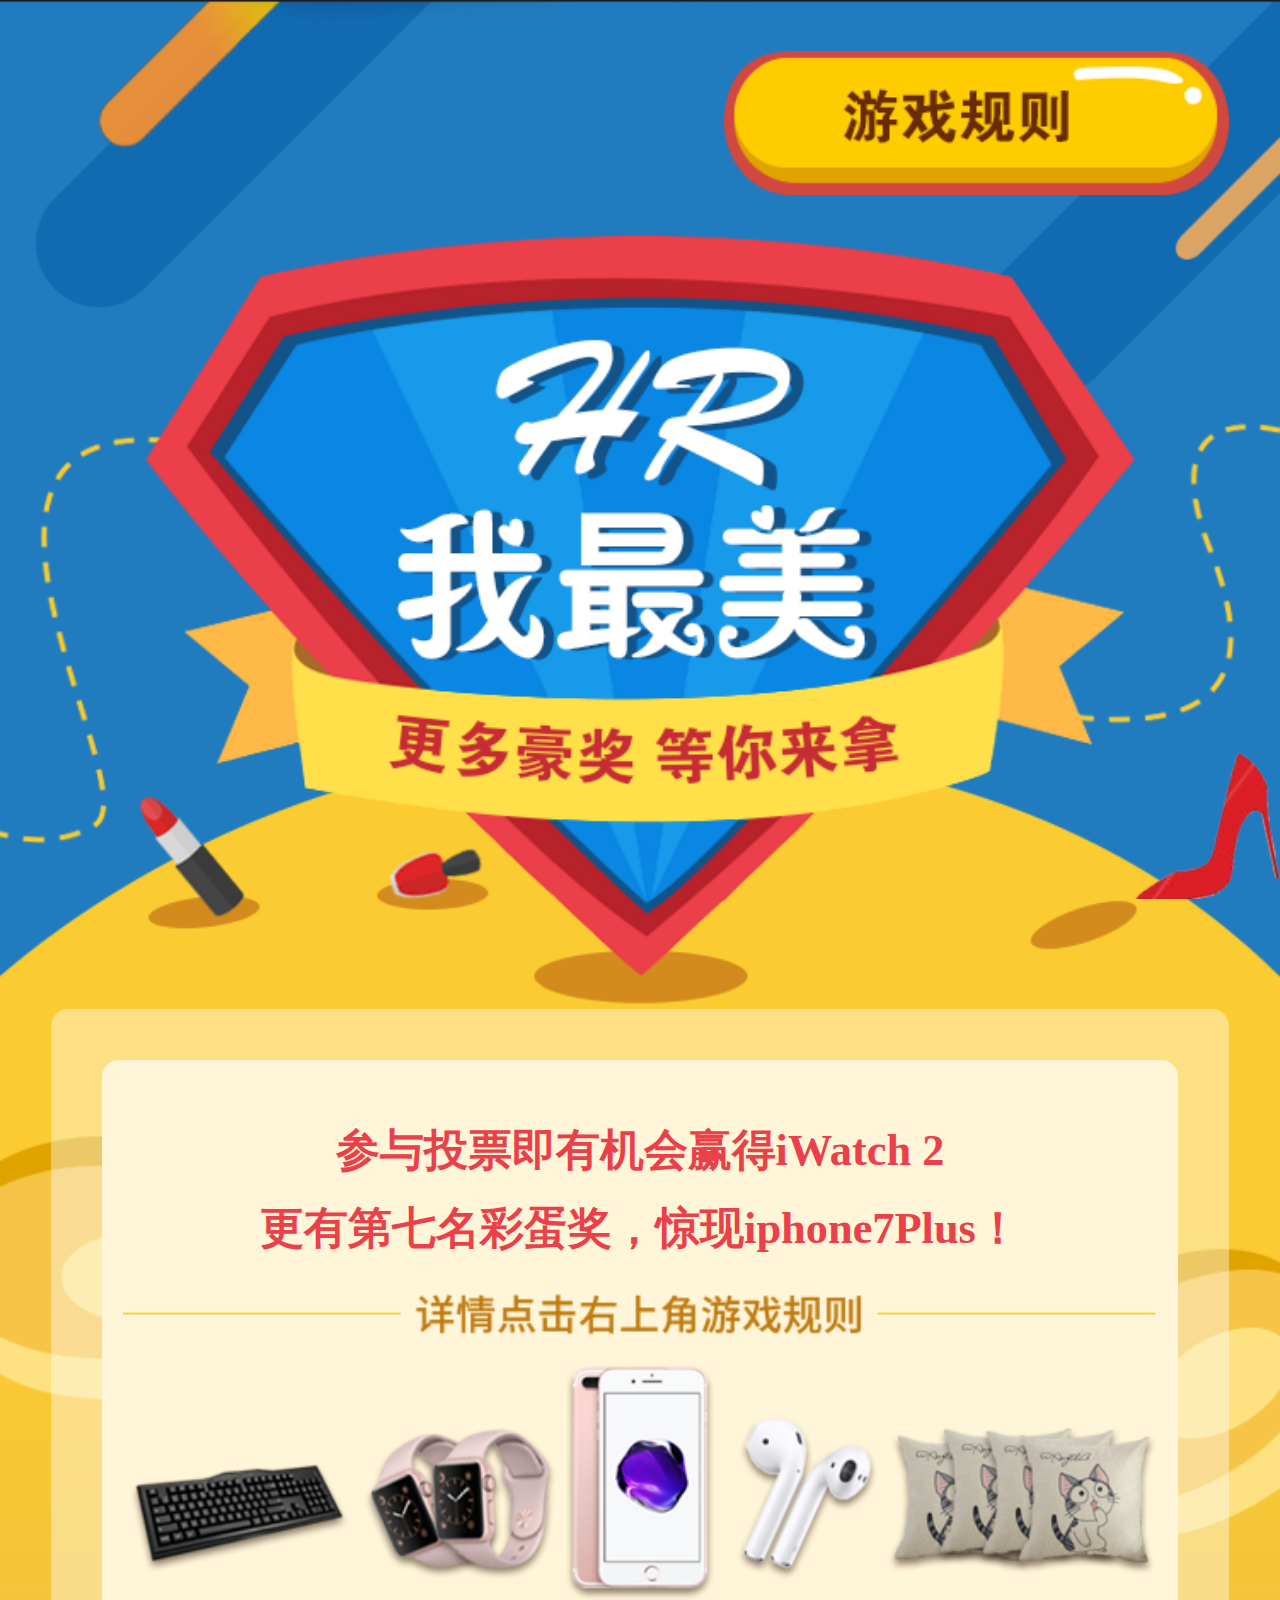
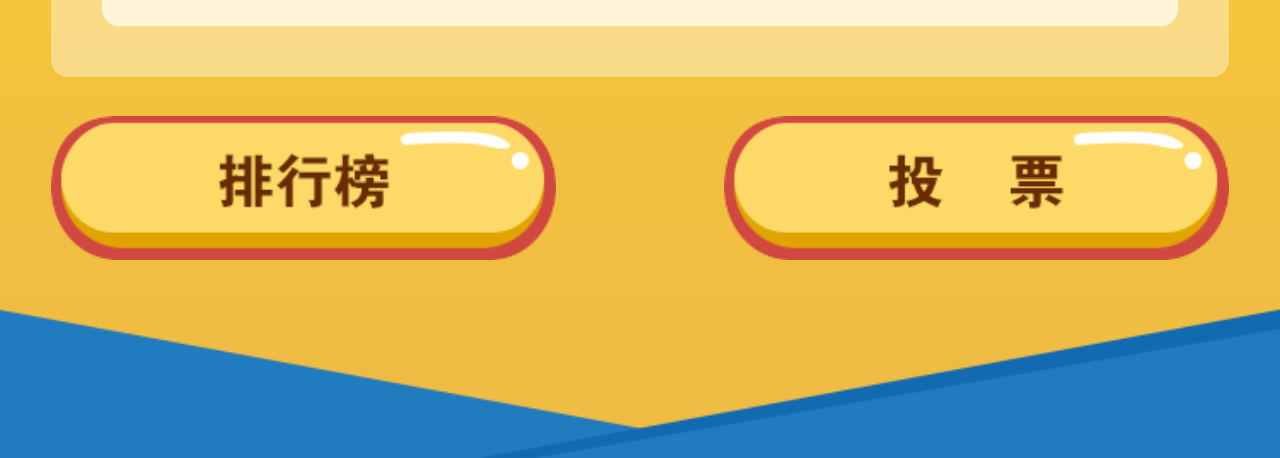
<file: BeautifulHR/Main/index.html>
<!DOCTYPE html>
<html>
<head>
    <meta charset="UTF-8">
    <title>HR我最美</title>
    <meta name="viewport"
          content="width=device-width, user-scalable=no, initial-scale=1.0, maximum-scale=1.0, minimum-scale=1.0">
    <link rel="stylesheet" href="css/index.css">
</head>
<body>
<div class="content">
    <div class="wrapper">
        <a class="rulesBtn"></a>
        <div class="diamond"></div>
        <div class="shoe"></div>
        <div class="banner">
            <div class="inner">
                <p>参与投票即有机会赢得iWatch 2</p>
                <p>更有第七名彩蛋奖，惊现iphone7Plus！</p>
                <div class="award">
                    <img src="img/index/award.png">
                </div>
            </div>
        </div>
        <div class="btns">
            <a href="rankList.html" class="rank"></a>
            <a href="userList.html" class="vote"></a>
        </div>
    </div>
</div>
<div class="game-rule">
    <div class="closeBtn"></div>
    <div class="rule-wrapper">
        <div class="rule-content">
            <p class="title">一、活动详细规则</p>
            <p>1、通过回答Java问题为您喜欢的HR投票，答题正确每次投3票，错误每次投1票，关注公众号后投票生效；</p>
            <p>2、每次只能选择一名HR进行投票；</p>
            <p>3、活动中，每一小时有一次投票机会；</p>
            <p>4、活动时间：2016年10月10日12:00 - 2016年10月15日12:00；</p>
            <p>5、本活动最终解释权归Java我最强公众号所有；</p>
            <p>6、活动结束的当日（10月17日）“Java我最强”公众号将公布获奖名单。</p>
            <p class="title">二、投票人如何获奖</p>
            <p>1、活动中期间，累计投出票数最高者直接获得“Java答题投票王”称号，同时获得新款iWatch2一块。（投票数相同者，投票次数优先者取胜）；</p>
            <p>2、活动期间，除累计投出票数最高者外，我们将根据投票数量分配中奖概率（即投票越多者中奖率越高），随机抽取1名幸运投票者获得Cherry机械键盘；（中奖概率=投票数量/总票数*100%）；</p>
            <p>3、如发现有恶意刷票及其他违反活动规则的行为，本平台有权取消其获奖资格。</p>
            <p class="title">三、最美HR如何获奖</p>
            <p>活动中将为被投票的HR设置3个奖项</p>
            <p>1、“最美HR”奖：所获票数排名第一位，将获得iWatch2一块，并获得精选Java工程师简历16份（每周为您推荐4份，持续4周）；</p>
            <p>2、“最靓HR”奖：所获票数排名第二位，将获得最新款Air Pod一个，并获得精选Java工程师简历12份（每周为您推荐3份，持续4周）；</p>
            <p>3、“最幸HR”奖：所获票数排名第七位，将获得iphone7 plus 64G手机一台，并获得java工程师简历20份（每周为您推荐5份，持续4周）；</p>
            <p>4、如票数相同，报名优先者排前。</p>
        </div>
    </div>
</div>
<script src="js/Zepto.min.js"></script>
<script>
    (function (desW) {
        var winW = document.documentElement.clientWidth;
        document.documentElement.style.fontSize = winW/desW * 100 + 'px';
    })(750);
    $('.rulesBtn').click(function () {
        $('.game-rule').css('display','block')
    });
    $('.closeBtn').click(function () {
        $('.game-rule').css('display','none')
    })
</script>
</body>
</html>
</file>
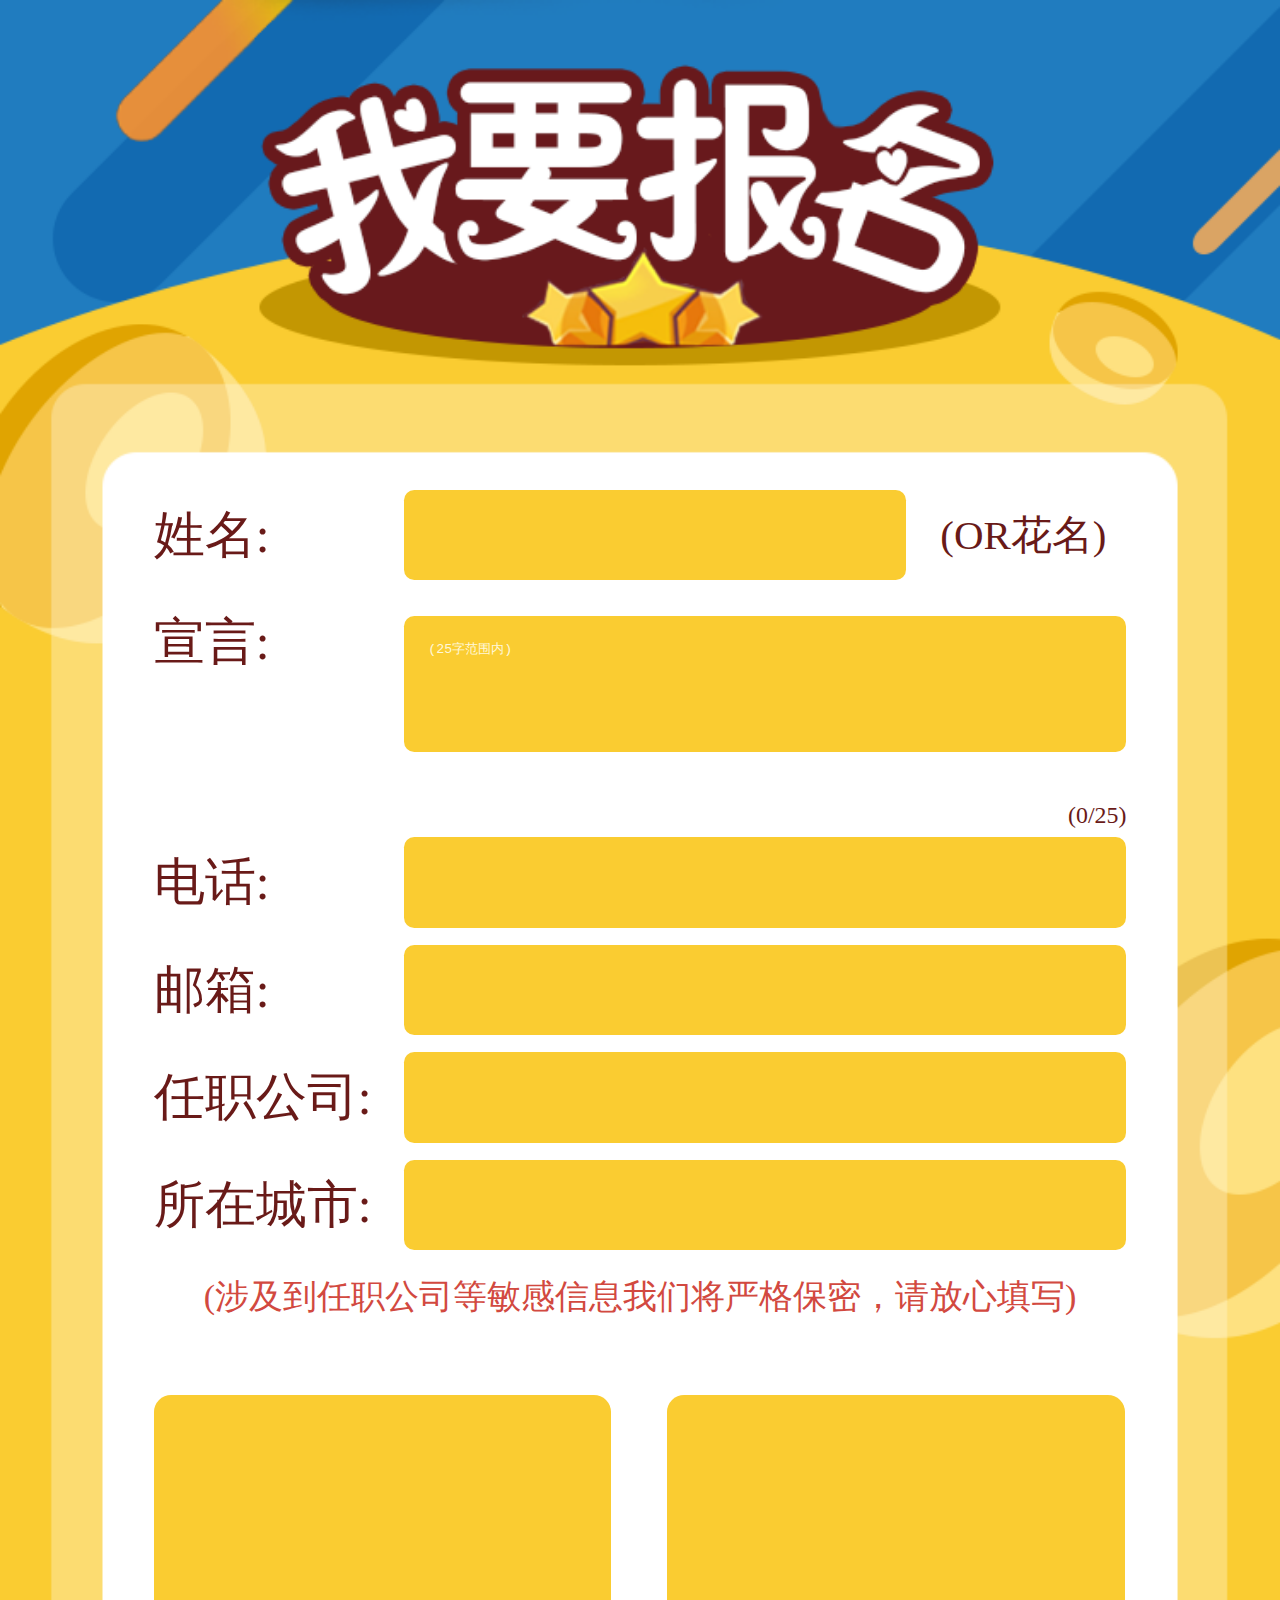
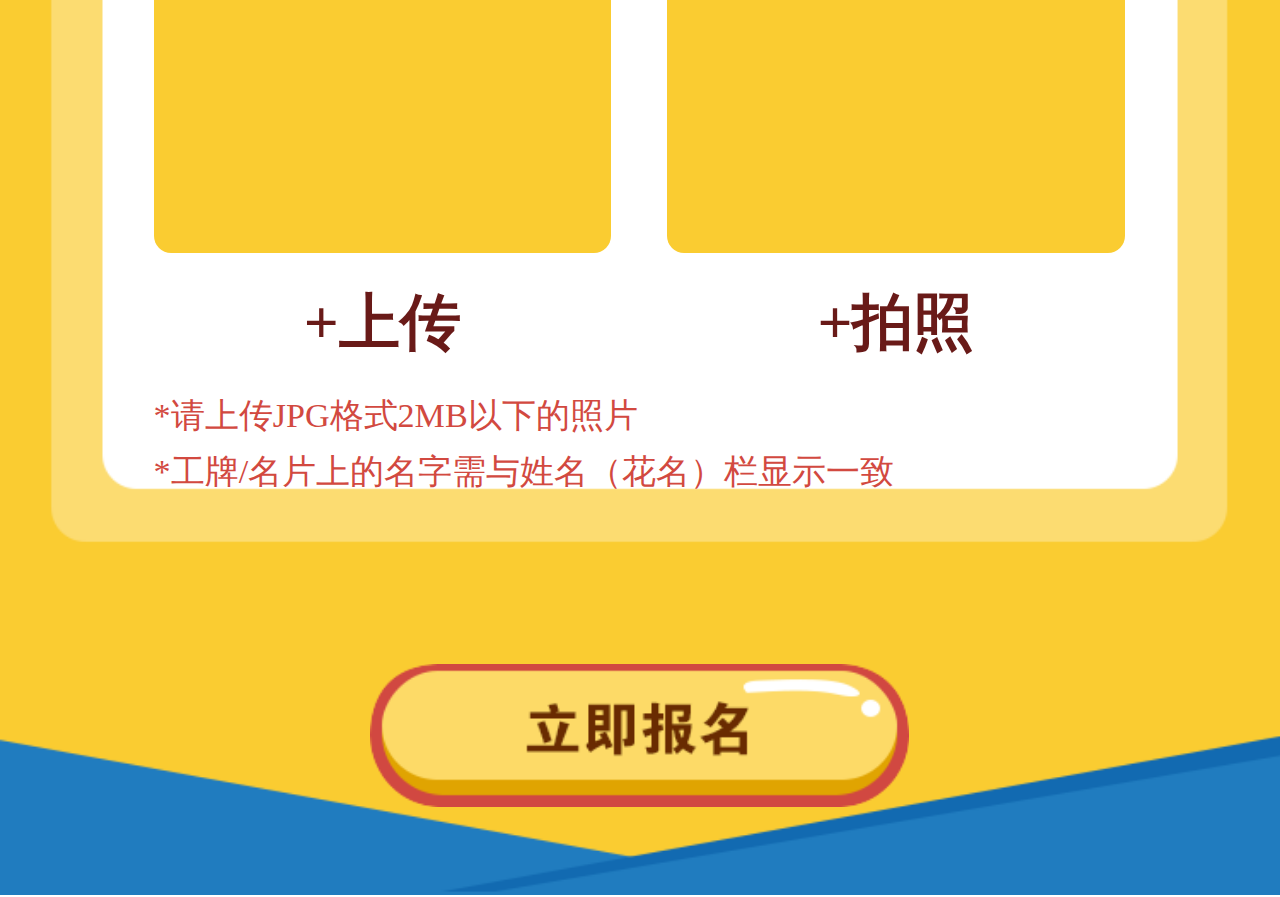
<file: BeautifulHR/SignUp/index.html>
<!DOCTYPE html>
<html lang="en">
<head>
    <meta charset="UTF-8">
    <title>HR我最美~</title>
    <meta name="viewport"
          content="width=device-width, user-scalable=no, initial-scale=1.0, maximum-scale=1.0, minimum-scale=1.0">
    <link rel="stylesheet" href="style.css">
</head>
<body>
<div class="content">
    <div class="wrapper">
        <form action="">
            <div class="item item-name">
                <label for="name">姓名:</label>
                <input type="text" id="name" maxlength="10">
                <span class="nicky">(OR花名)</span>
            </div>
            <div class="item item-declaration">
                <label for="declaration">宣言:</label>
                <textarea id="declaration" aria-multiline="true" maxlength="25" placeholder="(25字范围内)"></textarea>
                <span class="count">(0/25)</span>
                <span></span>
            </div>
            <div class="item item-tel">
                <label for="tel">电话:</label>
                <input type="tel" id="tel" maxlength="11">
            </div>
            <div class="item item-email">
                <label for="email">邮箱:</label>
                <input type="email" id="email" maxlength="50">
            </div>
            <div class="item item-company">
                <label for="company">任职公司:</label>
                <input type="text" id="company" maxlength="25">
            </div>
            <div class="item item-city">
                <label for="city">所在城市:</label>
                <input type="text" id="city" maxlength="10">
            </div>
            <div class="tips">
                <p>(涉及到任职公司等敏感信息我们将严格保密，请放心填写)</p>
            </div>
            <div class="pic-area">
                <div class="pic pic-1">
                    <div class="blk"></div>
                    <p>+上传</p>
                </div>
                <div class="pic pic-2">
                    <div class="blk"></div>
                    <p>+拍照</p>
                </div>
            </div>
            <div class="prompt">
                <p>*请上传JPG格式2MB以下的照片</p>
                <p>*工牌/名片上的名字需与姓名（花名）栏显示一致</p>
            </div>
            <div class="btn">
                <input type="submit" value="" id="btn">
            </div>
        </form>
    </div>
</div>
<script src="Zepto.min.js"></script>
<script>
    (function (desW) {
        var winW = document.documentElement.clientWidth;
        document.documentElement.style.fontSize = winW/desW * 100 + 'px';
    })(750);
    $('#declaration').on({
        'input propertychange':function () {
        var n = $(this).val().length;
        $('.count').html('('+ ( n ) +'/25)');
        },
        'blur':function () {
            if($(this).val().length>25|| !$(this).val().length){
                $('.wrapper').append('<div class="warn">请输入宣言</div>')
            }else{
                $('.warn').remove();
            }
        }
    });
    $('#btn').click(function () {
        $(this).css({'background':'url("img/btn-2.png")no-repeat','background-size':'100%'})
    });
    $('#name').on('blur',function () {
        if($(this).val().length>10|| !$(this).val().length){
            $('.wrapper').append('<div class="warn">请输入姓名</div>')
        }else{
            $('.warn').remove();
        }
    });
    $('#tel').on('blur',function () {
        if($(this).val().length>11|| !$(this).val().length){
            $('.wrapper').append('<div class="warn">请输入电话</div>')
        }else{
            $('.warn').remove();
        }
    });
    $('#email').on('blur',function () {
        var reg = /^[a-z0-9]+([._\\-]*[a-z0-9])*@([a-z0-9]+[-a-z0-9]*[a-z0-9]+.){1,63}[a-z0-9]+$/;
        if(!reg.test($(this).val())|| !$(this).val().length){
            $('.wrapper').append('<div class="warn">请输入正确的邮箱</div>')
        }else{
            $('.warn').remove();
        }
    });
    $('#company').on('blur',function () {
        if($(this).val().length>200|| !$(this).val().length){
            $('.wrapper').append('<div class="warn">请输入真实公司名</div>')
        }else{
            $('.warn').remove();
        }
    });
    if(nameFlag && declarationFlag && telFlag && emailFlag && companyFlag){
        $("#submit_btn").css("-webkit-appearance","none");
    }
</script>
</body>
</html>
</file>
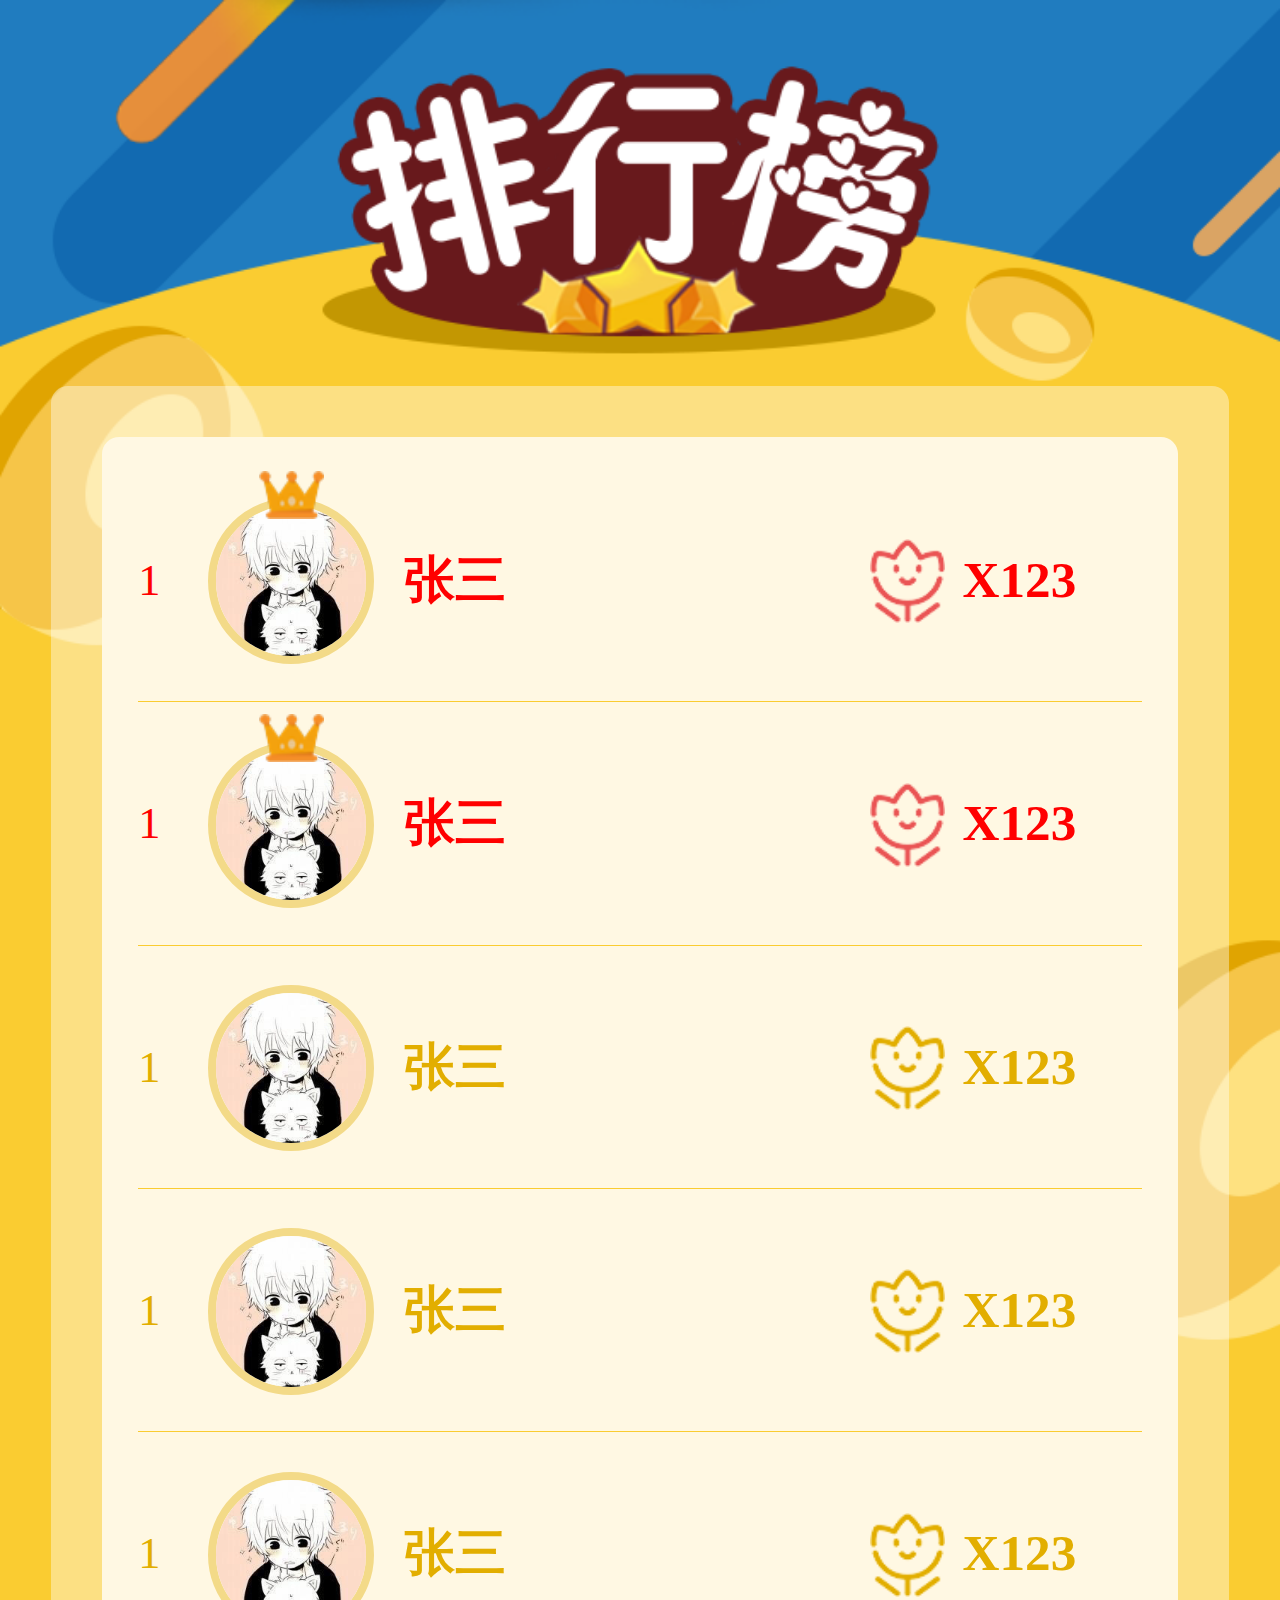
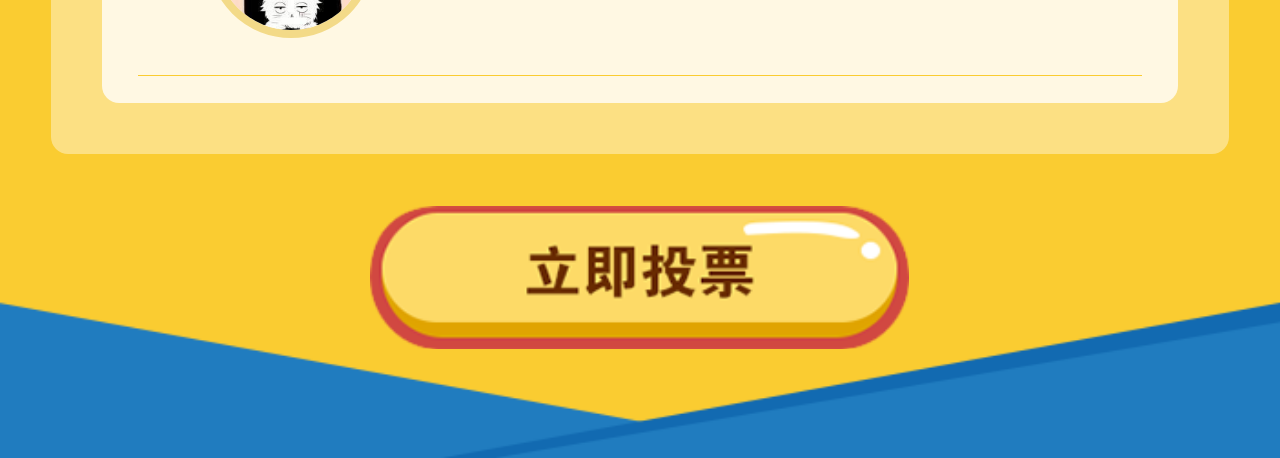
<file: BeautifulHR/Main/rankList.html>
<!DOCTYPE html>
<html lang="en">
<head>
    <meta charset="UTF-8">
    <title>排行榜</title>
    <meta name="viewport"
          content="width=device-width, user-scalable=no, initial-scale=1.0, maximum-scale=1.0, minimum-scale=1.0">
    <link rel="stylesheet" href="css/rankList.css">
</head>
<body>
<div class="main">
    <div class="wrapper">
        <div class="container">
            <div class="content">
                <ul>
                    <li>
                        <div class="index">1</div>
                        <div class="portrait">
                            <img src="img/rankList/fake-portrait.jpg">
                        </div>
                        <div class="username">张三</div>
                        <div class="flower-icon"></div>
                        <div class="count">X123</div>
                    </li>
                    <li>
                        <div class="index">1</div>
                        <div class="portrait">
                            <img src="img/rankList/fake-portrait.jpg">
                        </div>
                        <div class="username">张三</div>
                        <div class="flower-icon"></div>
                        <div class="count">X123</div>
                    </li>
                    <li>
                        <div class="index">1</div>
                        <div class="portrait">
                            <img src="img/rankList/fake-portrait.jpg">
                        </div>
                        <div class="username">张三</div>
                        <div class="flower-icon"></div>
                        <div class="count">X123</div>
                    </li>
                    <li>
                        <div class="index">1</div>
                        <div class="portrait">
                            <img src="img/rankList/fake-portrait.jpg">
                        </div>
                        <div class="username">张三</div>
                        <div class="flower-icon"></div>
                        <div class="count">X123</div>
                    </li>
                    <li>
                        <div class="index">1</div>
                        <div class="portrait">
                            <img src="img/rankList/fake-portrait.jpg">
                        </div>
                        <div class="username">张三</div>
                        <div class="flower-icon"></div>
                        <div class="count">X123</div>
                    </li>
                    <li>
                        <div class="index">1</div>
                        <div class="portrait">
                            <img src="img/rankList/fake-portrait.jpg">
                        </div>
                        <div class="username">张三</div>
                        <div class="flower-icon"></div>
                        <div class="count">X123</div>
                    </li>
                    <li>
                        <div class="index">1</div>
                        <div class="portrait">
                            <img src="img/rankList/fake-portrait.jpg">
                        </div>
                        <div class="username">张三</div>
                        <div class="flower-icon"></div>
                        <div class="count">X123</div>
                    </li>
                    <li>
                        <div class="index">1</div>
                        <div class="portrait">
                            <img src="img/rankList/fake-portrait.jpg">
                        </div>
                        <div class="username">张三</div>
                        <div class="flower-icon"></div>
                        <div class="count">X123</div>
                    </li>
                    <li>
                        <div class="index">1</div>
                        <div class="portrait">
                            <img src="img/rankList/fake-portrait.jpg">
                        </div>
                        <div class="username">张三</div>
                        <div class="flower-icon"></div>
                        <div class="count">X123</div>
                    </li>
                    <li>
                        <div class="index">1</div>
                        <div class="portrait">
                            <img src="img/rankList/fake-portrait.jpg">
                        </div>
                        <div class="username">张三</div>
                        <div class="flower-icon"></div>
                        <div class="count">X123</div>
                    </li>
                    <li>
                        <div class="index">1</div>
                        <div class="portrait">
                            <img src="img/rankList/fake-portrait.jpg">
                        </div>
                        <div class="username">张三</div>
                        <div class="flower-icon"></div>
                        <div class="count">X123</div>
                    </li>
                    <li>
                        <div class="index">1</div>
                        <div class="portrait">
                            <img src="img/rankList/fake-portrait.jpg">
                        </div>
                        <div class="username">张三</div>
                        <div class="flower-icon"></div>
                        <div class="count">X123</div>
                    </li>
                    <li>
                        <div class="index">1</div>
                        <div class="portrait">
                            <img src="img/rankList/fake-portrait.jpg">
                        </div>
                        <div class="username">张三</div>
                        <div class="flower-icon"></div>
                        <div class="count">X123</div>
                    </li>
                    <li>
                        <div class="index">1</div>
                        <div class="portrait">
                            <img src="img/rankList/fake-portrait.jpg">
                        </div>
                        <div class="username">张三</div>
                        <div class="flower-icon"></div>
                        <div class="count">X123</div>
                    </li>
                    <li>
                        <div class="index">1</div>
                        <div class="portrait">
                            <img src="img/rankList/fake-portrait.jpg">
                        </div>
                        <div class="username">张三</div>
                        <div class="flower-icon"></div>
                        <div class="count">X123</div>
                    </li>
                    <li>
                        <div class="index">1</div>
                        <div class="portrait">
                            <img src="img/rankList/fake-portrait.jpg">
                        </div>
                        <div class="username">张三</div>
                        <div class="flower-icon"></div>
                        <div class="count">X123</div>
                    </li>
                    <li>
                        <div class="index">1</div>
                        <div class="portrait">
                            <img src="img/rankList/fake-portrait.jpg">
                        </div>
                        <div class="username">张三</div>
                        <div class="flower-icon"></div>
                        <div class="count">X123</div>
                    </li>
                    <li>
                        <div class="index">1</div>
                        <div class="portrait">
                            <img src="img/rankList/fake-portrait.jpg">
                        </div>
                        <div class="username">张三</div>
                        <div class="flower-icon"></div>
                        <div class="count">X123</div>
                    </li>
                    <li>
                        <div class="index">1</div>
                        <div class="portrait">
                            <img src="img/rankList/fake-portrait.jpg">
                        </div>
                        <div class="username">张三</div>
                        <div class="flower-icon"></div>
                        <div class="count">X123</div>
                    </li>
                    <li>
                        <div class="index">1</div>
                        <div class="portrait">
                            <img src="img/rankList/fake-portrait.jpg">
                        </div>
                        <div class="username">张三</div>
                        <div class="flower-icon"></div>
                        <div class="count">X123</div>
                    </li>
                    <li>
                        <div class="index">1</div>
                        <div class="portrait">
                            <img src="img/rankList/fake-portrait.jpg">
                        </div>
                        <div class="username">张三</div>
                        <div class="flower-icon"></div>
                        <div class="count">X123</div>
                    </li>
                    <li>
                        <div class="index">1</div>
                        <div class="portrait">
                            <img src="img/rankList/fake-portrait.jpg">
                        </div>
                        <div class="username">张三</div>
                        <div class="flower-icon"></div>
                        <div class="count">X123</div>
                    </li>
                    <li>
                        <div class="index">1</div>
                        <div class="portrait">
                            <img src="img/rankList/fake-portrait.jpg">
                        </div>
                        <div class="username">张三</div>
                        <div class="flower-icon"></div>
                        <div class="count">X123</div>
                    </li>
                    <li>
                        <div class="index">1</div>
                        <div class="portrait">
                            <img src="img/rankList/fake-portrait.jpg">
                        </div>
                        <div class="username">张三</div>
                        <div class="flower-icon"></div>
                        <div class="count">X123</div>
                    </li>
                    <li>
                        <div class="index">1</div>
                        <div class="portrait">
                            <img src="img/rankList/fake-portrait.jpg">
                        </div>
                        <div class="username">张三</div>
                        <div class="flower-icon"></div>
                        <div class="count">X123</div>
                    </li>
                    <li>
                        <div class="index">1</div>
                        <div class="portrait">
                            <img src="img/rankList/fake-portrait.jpg">
                        </div>
                        <div class="username">张三</div>
                        <div class="flower-icon"></div>
                        <div class="count">X123</div>
                    </li>
                    <li>
                        <div class="index">1</div>
                        <div class="portrait">
                            <img src="img/rankList/fake-portrait.jpg">
                        </div>
                        <div class="username">张三</div>
                        <div class="flower-icon"></div>
                        <div class="count">X123</div>
                    </li>
                    <li>
                        <div class="index">1</div>
                        <div class="portrait">
                            <img src="img/rankList/fake-portrait.jpg">
                        </div>
                        <div class="username">张三</div>
                        <div class="flower-icon"></div>
                        <div class="count">X123</div>
                    </li>
                    <li>
                        <div class="index">1</div>
                        <div class="portrait">
                            <img src="img/rankList/fake-portrait.jpg">
                        </div>
                        <div class="username">张三</div>
                        <div class="flower-icon"></div>
                        <div class="count">X123</div>
                    </li>
                    <li>
                        <div class="index">1</div>
                        <div class="portrait">
                            <img src="img/rankList/fake-portrait.jpg">
                        </div>
                        <div class="username">张三</div>
                        <div class="flower-icon"></div>
                        <div class="count">X123</div>
                    </li>
                    <li>
                        <div class="index">1</div>
                        <div class="portrait">
                            <img src="img/rankList/fake-portrait.jpg">
                        </div>
                        <div class="username">张三</div>
                        <div class="flower-icon"></div>
                        <div class="count">X123</div>
                    </li>
                    <li>
                        <div class="index">1</div>
                        <div class="portrait">
                            <img src="img/rankList/fake-portrait.jpg">
                        </div>
                        <div class="username">张三</div>
                        <div class="flower-icon"></div>
                        <div class="count">X123</div>
                    </li>
                    <li>
                        <div class="index">1</div>
                        <div class="portrait">
                            <img src="img/rankList/fake-portrait.jpg">
                        </div>
                        <div class="username">张三</div>
                        <div class="flower-icon"></div>
                        <div class="count">X123</div>
                    </li>
                    <li>
                        <div class="index">1</div>
                        <div class="portrait">
                            <img src="img/rankList/fake-portrait.jpg">
                        </div>
                        <div class="username">张三</div>
                        <div class="flower-icon"></div>
                        <div class="count">X123</div>
                    </li>
                    <li>
                        <div class="index">1</div>
                        <div class="portrait">
                            <img src="img/rankList/fake-portrait.jpg">
                        </div>
                        <div class="username">张三</div>
                        <div class="flower-icon"></div>
                        <div class="count">X123</div>
                    </li>
                    <li>
                        <div class="index">1</div>
                        <div class="portrait">
                            <img src="img/rankList/fake-portrait.jpg">
                        </div>
                        <div class="username">张三</div>
                        <div class="flower-icon"></div>
                        <div class="count">X123</div>
                    </li>
                    <li>
                        <div class="index">1</div>
                        <div class="portrait">
                            <img src="img/rankList/fake-portrait.jpg">
                        </div>
                        <div class="username">张三</div>
                        <div class="flower-icon"></div>
                        <div class="count">X123</div>
                    </li>
                    <li>
                        <div class="index">1</div>
                        <div class="portrait">
                            <img src="img/rankList/fake-portrait.jpg">
                        </div>
                        <div class="username">张三</div>
                        <div class="flower-icon"></div>
                        <div class="count">X123</div>
                    </li>
                    <li>
                        <div class="index">1</div>
                        <div class="portrait">
                            <img src="img/rankList/fake-portrait.jpg">
                        </div>
                        <div class="username">张三</div>
                        <div class="flower-icon"></div>
                        <div class="count">X123</div>
                    </li>
                    <li>
                        <div class="index">1</div>
                        <div class="portrait">
                            <img src="img/rankList/fake-portrait.jpg">
                        </div>
                        <div class="username">张三</div>
                        <div class="flower-icon"></div>
                        <div class="count">X123</div>
                    </li>
                    <li>
                        <div class="index">1</div>
                        <div class="portrait">
                            <img src="img/rankList/fake-portrait.jpg">
                        </div>
                        <div class="username">张三</div>
                        <div class="flower-icon"></div>
                        <div class="count">X123</div>
                    </li>
                    <li>
                        <div class="index">1</div>
                        <div class="portrait">
                            <img src="img/rankList/fake-portrait.jpg">
                        </div>
                        <div class="username">张三</div>
                        <div class="flower-icon"></div>
                        <div class="count">X123</div>
                    </li>
                    <li>
                        <div class="index">1</div>
                        <div class="portrait">
                            <img src="img/rankList/fake-portrait.jpg">
                        </div>
                        <div class="username">张三</div>
                        <div class="flower-icon"></div>
                        <div class="count">X123</div>
                    </li>
                    <li>
                        <div class="index">1</div>
                        <div class="portrait">
                            <img src="img/rankList/fake-portrait.jpg">
                        </div>
                        <div class="username">张三</div>
                        <div class="flower-icon"></div>
                        <div class="count">X123</div>
                    </li>
                    <li>
                        <div class="index">1</div>
                        <div class="portrait">
                            <img src="img/rankList/fake-portrait.jpg">
                        </div>
                        <div class="username">张三</div>
                        <div class="flower-icon"></div>
                        <div class="count">X123</div>
                    </li>
                    <li>
                        <div class="index">1</div>
                        <div class="portrait">
                            <img src="img/rankList/fake-portrait.jpg">
                        </div>
                        <div class="username">张三</div>
                        <div class="flower-icon"></div>
                        <div class="count">X123</div>
                    </li>
                    <li>
                        <div class="index">1</div>
                        <div class="portrait">
                            <img src="img/rankList/fake-portrait.jpg">
                        </div>
                        <div class="username">张三</div>
                        <div class="flower-icon"></div>
                        <div class="count">X123</div>
                    </li>
                    <li>
                        <div class="index">1</div>
                        <div class="portrait">
                            <img src="img/rankList/fake-portrait.jpg">
                        </div>
                        <div class="username">张三</div>
                        <div class="flower-icon"></div>
                        <div class="count">X123</div>
                    </li>
                    <li>
                        <div class="index">1</div>
                        <div class="portrait">
                            <img src="img/rankList/fake-portrait.jpg">
                        </div>
                        <div class="username">张三</div>
                        <div class="flower-icon"></div>
                        <div class="count">X123</div>
                    </li>
                    <li>
                        <div class="index">1</div>
                        <div class="portrait">
                            <img src="img/rankList/fake-portrait.jpg">
                        </div>
                        <div class="username">张三</div>
                        <div class="flower-icon"></div>
                        <div class="count">X123</div>
                    </li>
                    <li>
                        <div class="index">1</div>
                        <div class="portrait">
                            <img src="img/rankList/fake-portrait.jpg">
                        </div>
                        <div class="username">张三</div>
                        <div class="flower-icon"></div>
                        <div class="count">X123</div>
                    </li>
                    <li>
                        <div class="index">1</div>
                        <div class="portrait">
                            <img src="img/rankList/fake-portrait.jpg">
                        </div>
                        <div class="username">张三</div>
                        <div class="flower-icon"></div>
                        <div class="count">X123</div>
                    </li>
                    <li>
                        <div class="index">1</div>
                        <div class="portrait">
                            <img src="img/rankList/fake-portrait.jpg">
                        </div>
                        <div class="username">张三</div>
                        <div class="flower-icon"></div>
                        <div class="count">X123</div>
                    </li>
                    <li>
                        <div class="index">1</div>
                        <div class="portrait">
                            <img src="img/rankList/fake-portrait.jpg">
                        </div>
                        <div class="username">张三</div>
                        <div class="flower-icon"></div>
                        <div class="count">X123</div>
                    </li>
                    <li>
                        <div class="index">1</div>
                        <div class="portrait">
                            <img src="img/rankList/fake-portrait.jpg">
                        </div>
                        <div class="username">张三</div>
                        <div class="flower-icon"></div>
                        <div class="count">X123</div>
                    </li>
                    <li>
                        <div class="index">1</div>
                        <div class="portrait">
                            <img src="img/rankList/fake-portrait.jpg">
                        </div>
                        <div class="username">张三</div>
                        <div class="flower-icon"></div>
                        <div class="count">X123</div>
                    </li>
                    <li>
                        <div class="index">1</div>
                        <div class="portrait">
                            <img src="img/rankList/fake-portrait.jpg">
                        </div>
                        <div class="username">张三</div>
                        <div class="flower-icon"></div>
                        <div class="count">X123</div>
                    </li>
                    <li>
                        <div class="index">1</div>
                        <div class="portrait">
                            <img src="img/rankList/fake-portrait.jpg">
                        </div>
                        <div class="username">张三</div>
                        <div class="flower-icon"></div>
                        <div class="count">X123</div>
                    </li>
                    <li>
                        <div class="index">1</div>
                        <div class="portrait">
                            <img src="img/rankList/fake-portrait.jpg">
                        </div>
                        <div class="username">张三</div>
                        <div class="flower-icon"></div>
                        <div class="count">X123</div>
                    </li>
                    <li>
                        <div class="index">1</div>
                        <div class="portrait">
                            <img src="img/rankList/fake-portrait.jpg">
                        </div>
                        <div class="username">张三</div>
                        <div class="flower-icon"></div>
                        <div class="count">X123</div>
                    </li>


                </ul>
            </div>
        </div>
        <a href="" class="vote-btn"></a>
    </div>
</div>


<script>
    (function (desW) {
        var winW = document.documentElement.clientWidth;
        document.documentElement.style.fontSize = winW/desW * 100 + 'px';
    })(750);
</script>
</body>
</html>
</file>
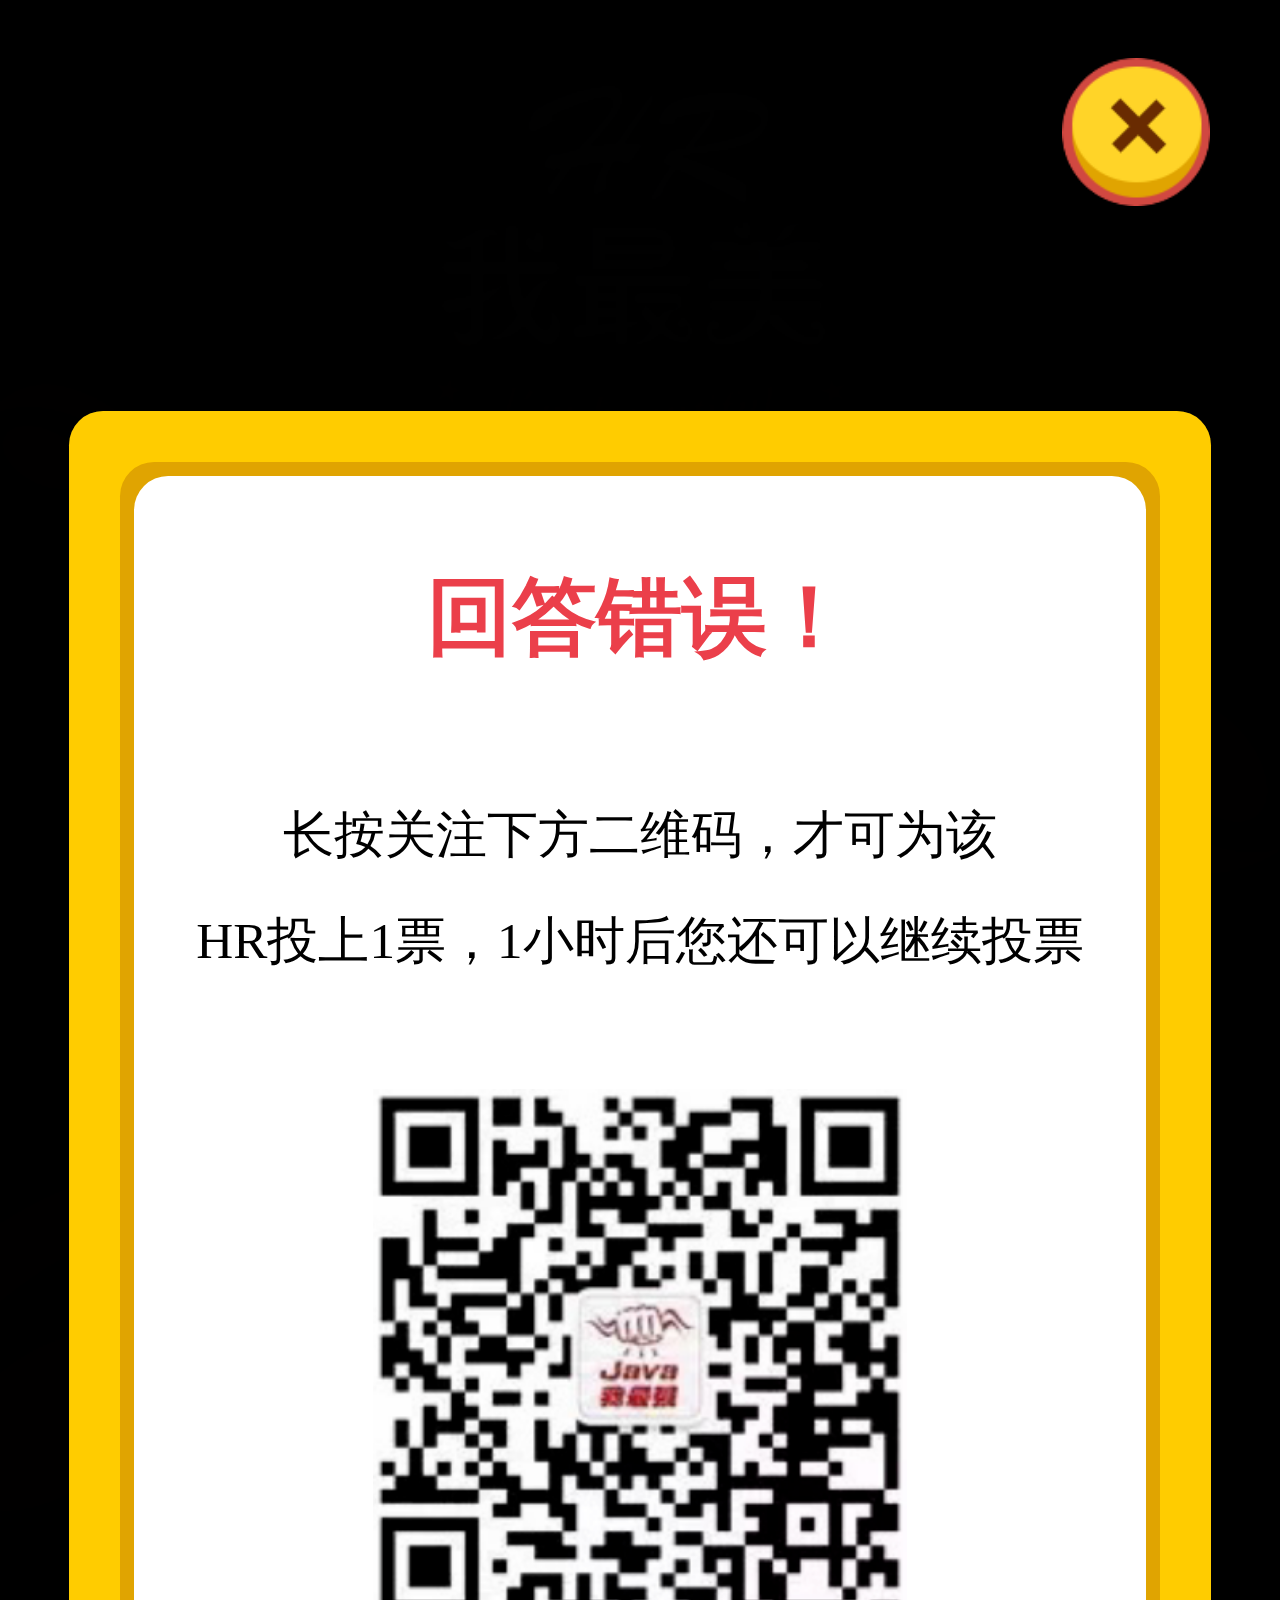
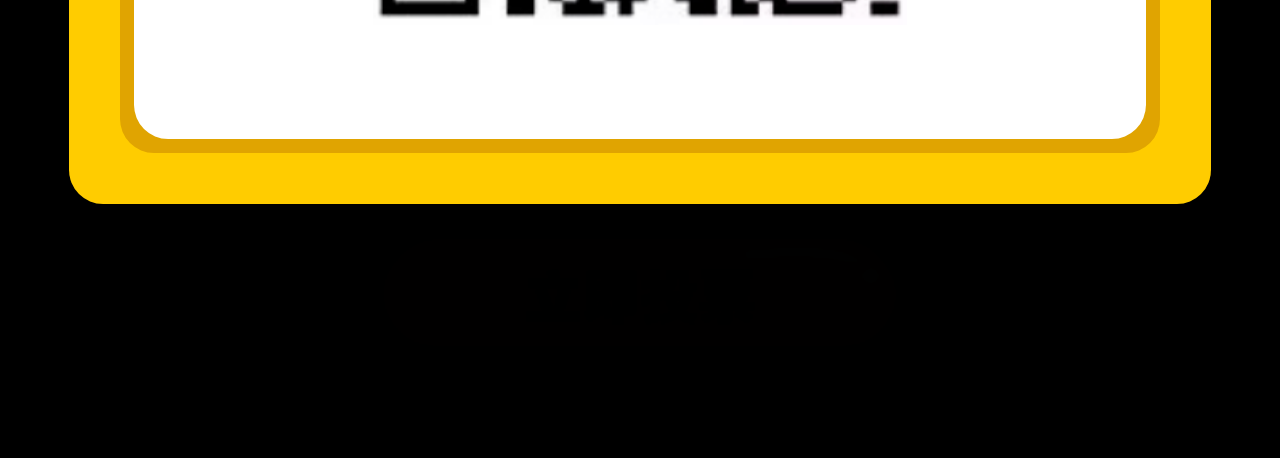
<file: BeautifulHR/Main/userCenter.html>
<!DOCTYPE html>
<html>
<head>
    <meta charset="UTF-8">
    <title>HR我最美</title>
    <meta name="viewport"
          content="width=device-width, user-scalable=no, initial-scale=1.0, maximum-scale=1.0, minimum-scale=1.0">
    <link rel="stylesheet" href="css/userCenter.css">
</head>
<body>
<div class="main">
    <div class="wrapper">
        <div class="banner"></div>
        <div class="content">
            <div class="inner">
                <img src="img/rankList/fake-portrait.jpg" alt="">
                <div class="title">
                    <div class="username">张三</div>
                    <div class="count">
                        <span class="flower"></span>
                        <div class="number">X123</div>
                    </div>
                </div>
                <div class="declaration">
                    <p>一二三四五六七八九十一二三四五六七八九十一二三四五</p>
                </div>
            </div>
        </div>
        <a href="javascript:;" class="vote-btn" id="voteBtn"></a>
    </div>
    <div class="question" id="question">
        <div class="close-btn" id="closeQuestionBtn"></div>
        <div class="question-banner">
            <div class="outer">
                <div class="inner">
                    <div class="question-title">答对累计3票，答错累计1票，请作答：</div>
                    <div class="question-content">
                        <p>以下哪些不是Java架构:</p>
                        <ul>
                            <li>
                                <input type="checkbox" id="itemA">J2EE
                                <label for="itemA">
                                    <span class="redPot"></span>
                                </label>
                            </li>
                            <li>
                                <input type="checkbox" id="itemB">Spring
                                <label for="itemB">
                                    <span class="redPot"></span>
                                </label>
                            </li>
                            <li>
                                <input type="checkbox" id="itemC">Framework
                                <label for="itemC">
                                    <span class="redPot"></span>
                                </label>
                            </li>
                            <li>
                                <input type="checkbox" id="itemD">Linux
                                <label for="itemD">
                                    <span class="redPot"></span>
                                </label>
                            </li>
                            <li>
                                <input type="checkbox" id="itemE">PHP
                                <label for="itemE">
                                    <span class="redPot"></span>
                                </label>
                            </li>
                        </ul>
                    </div>
                    <div class="submit-btn"></div>
                </div>
            </div>
        </div>
    </div>
    <div class="answer answer-right-followed">
        <div class="close-btn"></div>
        <div class="answer-banner">
            <div class="outer">
                <div class="inner">
                    <div class="answer-title">回答正确！</div>
                    <div class="tips">您已成功为选手张三投上3票，</div>
                    <div class="tips">1小时后您还可以继续投票</div>
                    <div class="tips">累计投票赢得精美大奖，快快行动吧！</div>
                    <div class="award">
                        <img src="img/userCenter/award.png">
                    </div>
                </div>
            </div>
        </div>
    </div>
    <div class="answer answer-right-unFollowed">
        <div class="close-btn"></div>
        <div class="answer-banner">
            <div class="outer">
                <div class="inner">
                    <div class="answer-title">回答正确！</div>
                    <div class="tips">长按关注下方二维码，才可为该</div>
                    <div class="tips">HR投上3票，1小时后您还可以继续投票</div>
                    <div class="qrcode">
                        <img src="img/userCenter/qrcode.png">
                    </div>
                </div>
            </div>
        </div>
    </div>
    <div class="answer answer-wrong-followed">
        <div class="close-btn"></div>
        <div class="answer-banner">
            <div class="outer">
                <div class="inner">
                    <div class="answer-title">回答错误！</div>
                    <div class="tips">您已成功为选手张三投上1票，</div>
                    <div class="tips">1小时后您还可以继续投票</div>
                    <div class="tips">累计投票赢得精美大奖，快快行动吧！</div>
                    <div class="award">
                        <img src="img/userCenter/award.png">
                    </div>
                </div>
            </div>
        </div>
    </div>
    <div class="answer answer-wrong-unFollowed">
        <div class="close-btn"></div>
        <div class="answer-banner">
            <div class="outer">
                <div class="inner">
                    <div class="answer-title">回答错误！</div>
                    <div class="tips">长按关注下方二维码，才可为该</div>
                    <div class="tips">HR投上1票，1小时后您还可以继续投票</div>
                    <div class="qrcode">
                        <img src="img/userCenter/qrcode.png">
                    </div>
                </div>
            </div>
        </div>
    </div>
</div>
<script src="js/Zepto.min.js"></script>
<script>
    document.addEventListener('touchstart',function () {});
    (function (desW) {
        var winW = document.documentElement.clientWidth;
        document.documentElement.style.fontSize = winW/desW * 100 + 'px';
    })(750);
    $('#voteBtn').click(function () {
        $('#question').css('display','block');
    });
    $('.close-btn').click(function () {
        $(this).parent().css('display','none');
    })
</script>
</body>
</html>
</file>
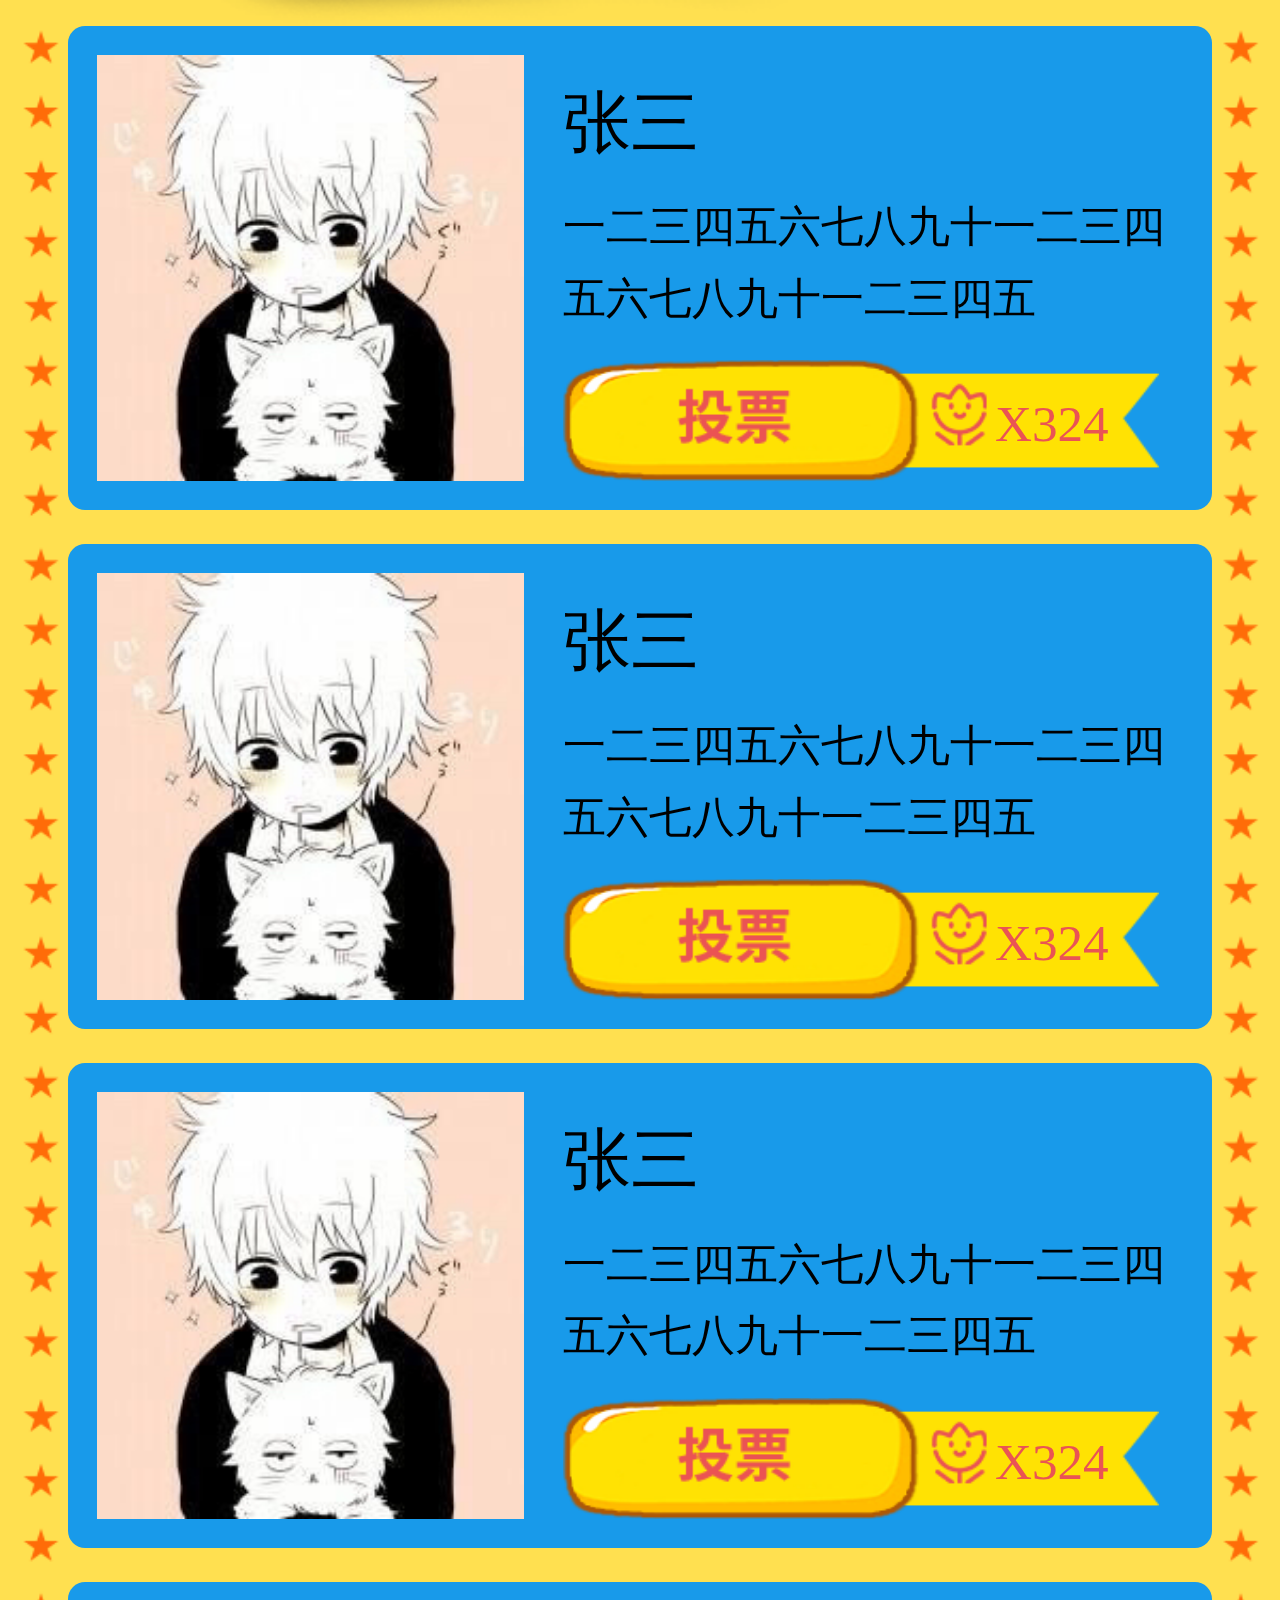
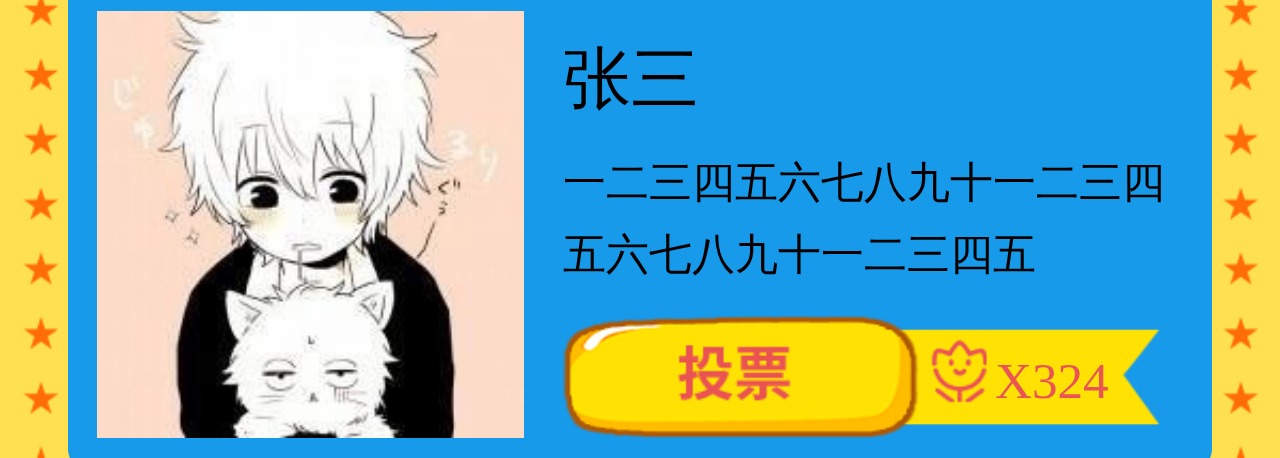
<file: BeautifulHR/Main/userList.html>
<!DOCTYPE html>
<html>
<head>
    <meta charset="UTF-8">
    <title>HR我最美</title>
    <meta name="viewport"
          content="width=device-width, user-scalable=no, initial-scale=1.0, maximum-scale=1.0, minimum-scale=1.0">
    <link rel="stylesheet" href="css/userList.css">
</head>
<body onload="loaded()">
<div class="main">
    <div class="wrapper" id="wrapper">
        <!--<div class="banner"></div>-->
        <div class="userList" id="userList scroller-content">
            <ul>
                <li>
                    <img src="img/rankList/fake-portrait.jpg" alt="">
                    <div class="item">
                        <div class="username">张三</div>
                        <div class="declaration">一二三四五六七八九十一二三四五六七八九十一二三四五</div>
                        <div class="vote-btn">X324</div>
                    </div>
                </li>
                <li>
                    <img src="img/rankList/fake-portrait.jpg" alt="">
                    <div class="item">
                        <div class="username">张三</div>
                        <div class="declaration">一二三四五六七八九十一二三四五六七八九十一二三四五</div>
                        <div class="vote-btn">X324</div>
                    </div>
                </li>
                <li>
                    <img src="img/rankList/fake-portrait.jpg" alt="">
                    <div class="item">
                        <div class="username">张三</div>
                        <div class="declaration">一二三四五六七八九十一二三四五六七八九十一二三四五</div>
                        <div class="vote-btn">X324</div>
                    </div>
                </li>
                <li>
                    <img src="img/rankList/fake-portrait.jpg" alt="">
                    <div class="item">
                        <div class="username">张三</div>
                        <div class="declaration">一二三四五六七八九十一二三四五六七八九十一二三四五</div>
                        <div class="vote-btn">X324</div>
                    </div>
                </li>
                <li>
                    <img src="img/rankList/fake-portrait.jpg" alt="">
                    <div class="item">
                        <div class="username">张三</div>
                        <div class="declaration">一二三四五六七八九十一二三四五六七八九十一二三四五</div>
                        <div class="vote-btn">X324</div>
                    </div>
                </li>
                <li>
                    <img src="img/rankList/fake-portrait.jpg" alt="">
                    <div class="item">
                        <div class="username">张三</div>
                        <div class="declaration">一二三四五六七八九十一二三四五六七八九十一二三四五</div>
                        <div class="vote-btn">X324</div>
                    </div>
                </li>
                <li>
                    <img src="img/rankList/fake-portrait.jpg" alt="">
                    <div class="item">
                        <div class="username">张三</div>
                        <div class="declaration">一二三四五六七八九十一二三四五六七八九十一二三四五</div>
                        <div class="vote-btn">X324</div>
                    </div>
                </li>
                <li>
                    <img src="img/rankList/fake-portrait.jpg" alt="">
                    <div class="item">
                        <div class="username">张三</div>
                        <div class="declaration">一二三四五六七八九十一二三四五六七八九十一二三四五</div>
                        <div class="vote-btn">X324</div>
                    </div>
                </li>
                <li>
                    <img src="img/rankList/fake-portrait.jpg" alt="">
                    <div class="item">
                        <div class="username">张三</div>
                        <div class="declaration">一二三四五六七八九十一二三四五六七八九十一二三四五</div>
                        <div class="vote-btn">X324</div>
                    </div>
                </li>
                <li>
                    <img src="img/rankList/fake-portrait.jpg" alt="">
                    <div class="item">
                        <div class="username">张三</div>
                        <div class="declaration">一二三四五六七八九十一二三四五六七八九十一二三四五</div>
                        <div class="vote-btn">X324</div>
                    </div>
                </li>
                <li>
                    <img src="img/rankList/fake-portrait.jpg" alt="">
                    <div class="item">
                        <div class="username">张三</div>
                        <div class="declaration">一二三四五六七八九十一二三四五六七八九十一二三四五</div>
                        <div class="vote-btn">X324</div>
                    </div>
                </li>
                <li>
                    <img src="img/rankList/fake-portrait.jpg" alt="">
                    <div class="item">
                        <div class="username">张三</div>
                        <div class="declaration">一二三四五六七八九十一二三四五六七八九十一二三四五</div>
                        <div class="vote-btn">X324</div>
                    </div>
                </li>
                <li>
                    <img src="img/rankList/fake-portrait.jpg" alt="">
                    <div class="item">
                        <div class="username">张三</div>
                        <div class="declaration">一二三四五六七八九十一二三四五六七八九十一二三四五</div>
                        <div class="vote-btn">X324</div>
                    </div>
                </li>
                <li>
                    <img src="img/rankList/fake-portrait.jpg" alt="">
                    <div class="item">
                        <div class="username">张三</div>
                        <div class="declaration">一二三四五六七八九十一二三四五六七八九十一二三四五</div>
                        <div class="vote-btn">X324</div>
                    </div>
                </li>
                <li>
                    <img src="img/rankList/fake-portrait.jpg" alt="">
                    <div class="item">
                        <div class="username">张三</div>
                        <div class="declaration">一二三四五六七八九十一二三四五六七八九十一二三四五</div>
                        <div class="vote-btn">X324</div>
                    </div>
                </li>
            </ul>
        </div>
        <div id="scroller-pullUp">
            <span id="pullUp-msg">上拉查看下一页</span>
        </div>
    </div>
</div>
<script src="js/Zepto.min.js"></script>
<script src="js/iscroll.js"></script>
<script>
    (function (desW) {
        var winW = document.documentElement.clientWidth;
        document.documentElement.style.fontSize = winW/desW * 100 + 'px';
    })(750);
    function loaded() {
        var myScroll = new IScroll('#wrapper',{probeType:3,mouseWheel:true});
        myScroll.on('scroll',function () {
            var y = this.y,
            maxY = this.maxScrollY - y;
            console.log(y);
        });
        myScroll.on("slideDown",function(){
            if(this.y > 40){
                alert("slideDown");
            }
        });
        myScroll.on("slideUp",function(){
            if(this.maxScrollY - this.y > 40){
                alert("slideUp");
            }
        });

    }













</script>
</body>
</html>
</file>
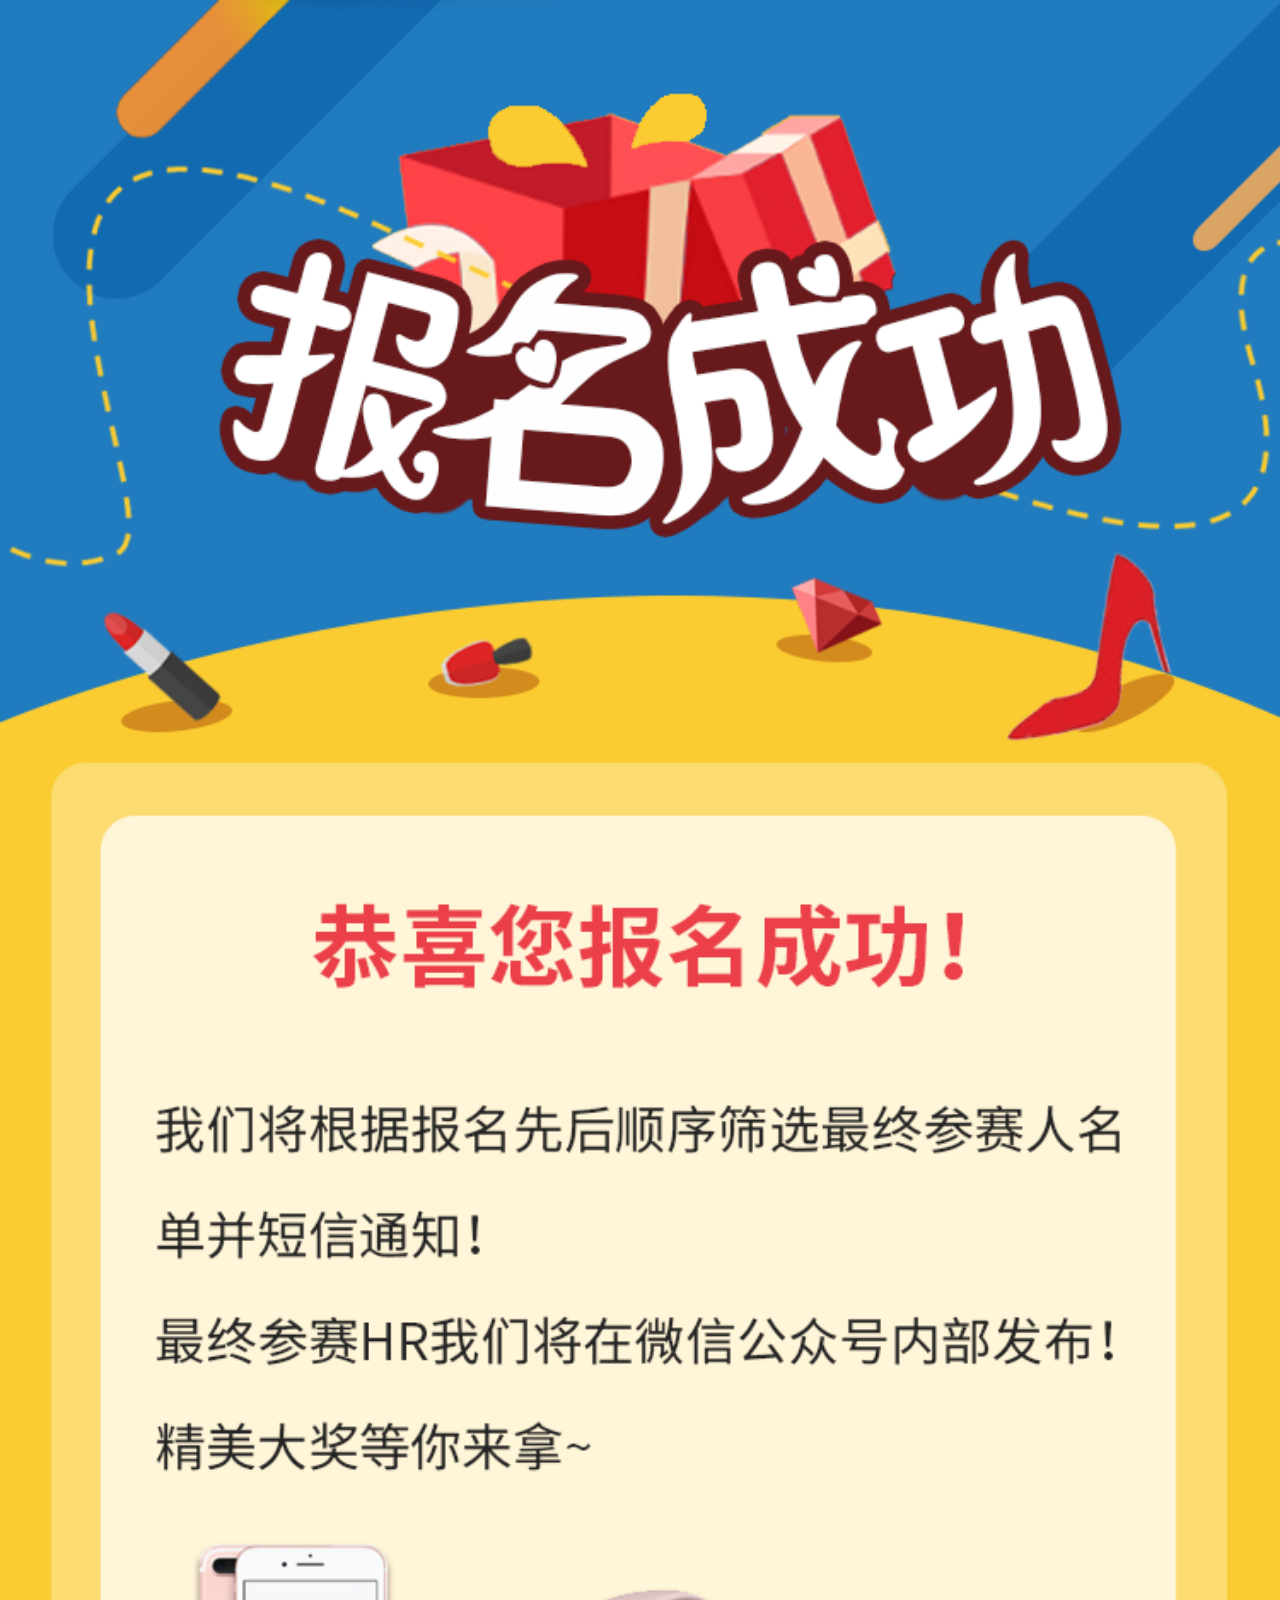
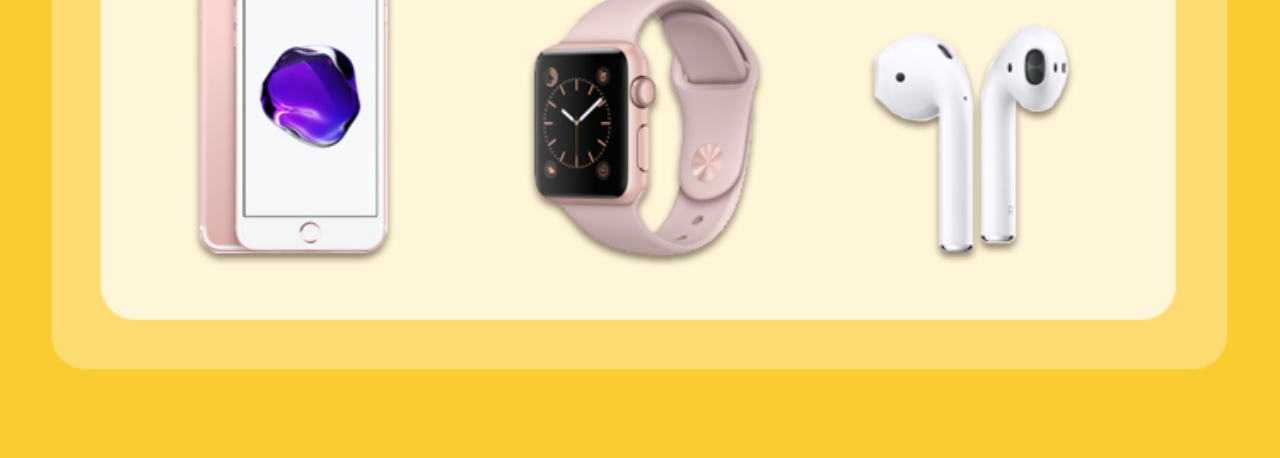
<file: BeautifulHR/SignUp/result.html>
<!DOCTYPE html>
<html lang="en">
<head>
    <meta charset="UTF-8">
    <title>报名成功啦</title>
    <meta name="viewport"
          content="width=device-width, user-scalable=no, initial-scale=1.0, maximum-scale=1.0, minimum-scale=1.0">
    <style>
        *{
            margin: 0;
            padding: 0;
        }
        .main{
            width: 7.5rem;
            height: 12.06rem;
            background: url("img/success.png")no-repeat;
            -webkit-background-size:100%;
            background-size:100%;
        }
    </style>
</head>
<body>
<div class="main"></div>
<script src="Zepto.min.js"></script>
<script>
    (function (desW) {
        var winW = document.documentElement.clientWidth;
        document.documentElement.style.fontSize = winW/desW * 100 + 'px';
    })(750);
</script>
</body>
</html>
</file>
<file: BeautifulHR/Main/css/index.css>
*{
    margin: 0;
    padding: 0;
}
a,a:active,a:visited,a:hover{
    text-decoration: none;
}
img{
    display: block;
    border: none;
}

.content{
    background: #207cbf;
}
.wrapper{
    padding-top: .3rem;
    background: url("../img/index/bg.png")no-repeat;
    background-size: 100%;
    width: 7.5rem;
    height: 11.76rem;
}
.rulesBtn{
    display: block;
    margin: 0 0 0 4.24rem;
    width: 2.96rem;
    height: .84rem;
    background: url("../img/index/buttons.png")no-repeat;
    background-size: 100%;
}
.rulesBtn:active{
    background-position-y: -1.04rem;
}
.diamond{
    margin: .24rem auto .18rem;
    height: 4.35rem;
    width: 5.81rem;
    background: url("../img/index/diamond.png") no-repeat;
    background-size: 100%;
    /*-webkit-animation:diamondMove 1s 1s infinite;*/
    /*animation:diamondMove 1s 1s infinite;*/
    /*-webkit-animation-timing-function:step-start;!* 马上跳到动画每一结束桢的状态 *!*/
    /*animation-timing-function:step-start;*/
}
.shoe{
    position: absolute;
    top:4.4rem;
    right: 0;
    width: .87rem;
    height: .87rem;
    background: url("../img/index/shoe.png") no-repeat;
    background-size: 100%;
    -webkit-animation: shoeRotate .7s 0s 2,shoeMove 1s 0s both linear;
    animation:shoeRotate .7s 0s 2,shoeMove 1s 0s both linear;

}
@-webkit-keyframes shoeMove {
    from{
        right: 0;
    }
    to{
        right: .9rem;
    }
}
@keyframes shoeMove {
    from{
        right: 0;
    }
    to{
        right: .9rem;
    }
}
@-webkit-keyframes shoeRotate {
    0%,100%{
        -webkit-transform: rotate(0deg);
        transform: rotate(0deg);
    }
    50%{
        -webkit-transform: rotate(30deg);
        transform: rotate(30deg);
    }
}
@keyframes shoeRotate {
    0%,100%{
        -webkit-transform: rotate(0deg);
        transform: rotate(0deg);
    }
    50%{
        -webkit-transform: rotate(30deg);
        transform: rotate(30deg);
    }
}
.banner{
    margin: 0 auto .23rem;
    padding: .3rem;
    width: 6.3rem;
    background: rgba(255,255,255,.4);
    border-radius: .1rem;
}
.inner{
    padding: .3rem .12rem .15rem;
    width: 6.06rem;
    background: #fff5d8;
    border-radius: .1rem;
}
.inner p{
    display: block;
    width: 100%;
    height: .46rem;
    line-height: .46rem;
    font-weight: 900;
    color: #eb3f49;
    text-align: center;
    font-size: .26rem;
}
.inner img{
    margin-top: .15rem;
    width: 100%;
}
.btns{
    margin: 0 auto;
    width: 6.9rem;
    overflow: hidden;
}
.btns a{
    display: block;
    float: left;
    width: 2.96rem;
    height: .84rem;
    background: url("../img/index/buttons.png")no-repeat;
    background-size: 100%;
}
.btns a.rank{
    margin-right: .49rem;
    background-position-y:-2.08rem;
}
.btns a.rank:active{
    background-position-y:-3.12rem;
}
.btns a.vote{
    margin-left: .49rem;
    background-position-y: -4.16rem;
}
.btns a.vote:active{
    background-position-y:-5.2rem;
}
.game-rule{
    display: none;
    position: absolute;
    top:0;
    padding: 4.5rem 0 0;
    width: 7.5rem;
    height: 7.56rem;
    background: url("../img/index/rule.png")no-repeat;
    background-size: 100%;
    z-index: 999;
}
.game-rule .closeBtn{
    position: absolute;
    top:.3rem;
    right: .3rem;
    width: .87rem;
    height: .87rem;
    background: url("../img/index/button-close.png")no-repeat;
    background-size: 100%;
}
.game-rule .rule-wrapper{
    margin: 0 auto;
    padding: .3rem 0;
    width: 6.89rem;
    border-radius: .1rem;
    background: rgba(255,255,255,.4);
}
.game-rule .rule-wrapper .rule-content{
    margin: 0 auto;
    padding: .3rem;
    width: 5.7rem;
    height: 5.87rem;
    background: #fff5d8;
    border-radius: .1rem;
    overflow: scroll;
}
.game-rule .rule-wrapper .rule-content p{
    padding-bottom: .05rem;
    line-height: .4rem;
    font-size: .24rem;
}
.title{
    font-weight: 900;
}





/*animation*/
@-webkit-keyframes diamondMove {

}
@keyframes diamondMove {
    0%{
        background: url("../img/index/diamond.png") 0 0 no-repeat;
        background-size: 100%;
    }
    50%{
        background: url("../img/index/diamond.png") 0 -4.64rem no-repeat;
        background-size: 100%;
    }
}
</file>
<file: BeautifulHR/SignUp/style.css>
@charset "utf-8";
*{
    margin: 0;
    padding: 0;
}
*:not(input,textarea) {
    -webkit-touch-callout: none;
    -webkit-user-select: none;
}
img{
    display: block;
}
input,textarea{
    outline: none;
    -webkit-appearance: none;
    appearance: none;
    -webkit-tap-highlight-color: rgba(0,0,0,0);
}
textarea::-webkit-input-placeholder {  color: #fff8d9 !important;  }
textarea:-moz-placeholder {  color: #fff8d9 !important;  }
textarea::-moz-placeholder {  color: #fff8d9 !important;  }
textarea:-ms-input-placeholder {  color: #fff8d9 !important;  }

.content{
    position: relative;
    width: 7.5rem;
    height: 14.63rem;
    background: url("./img/bg.png")no-repeat;
    background-size: 100%;
}
.wrapper{
    margin: 0 auto;
    padding-top: 2.87rem;
    width: 5.7rem;
}
form{
    width: 100%;
}
.item{
    overflow: hidden;
    padding-bottom: .1rem;
    width: 100%;
}
.item label{
    display: block;
    float: left;
    width: 1.47rem;
    height: .53rem;
    line-height: .53rem;
    font-size: .3rem;
    color: #691a18;
}
.item input{
    display: block;
    float: left;
    padding-left: .14rem;
    height: .53rem;
    width: 4.09rem;
    border: none;
    border-radius: .06rem;
    background: #facc31;
    color: #691a18;
}
.item input#name{
    margin-right: .2rem;
    width: 2.8rem;
}
.item span{
    display: block;
    color: #691a18;
}
.item .nicky{
    float: left;
    font-size: .24rem;
    line-height: .53rem;
}
.item .count{
    float: right;
    padding-top: .05rem;
    margin-bottom: -.05rem;
    font-size: .14rem;
}
.item textarea#declaration{
    //display: block;
    //float: left;
    padding: .14rem 0 0 .14rem;
    height: .66rem;
    width: 4.09rem;
    border: none;
    border-radius: .06rem;
    background: #facc31;
    color: #691a18;
    resize: none;
}
.tips{
    padding-bottom: .4rem;
    width: 100%;
    height: .35rem;
    line-height: .35rem;
    text-align: center;
    color: #d24940;
    font-size: .2rem;
}
.pic-area{
    width: 100%;
    overflow: hidden;
}
.pic{
    float: left;
    width: 2.68rem;
    height: 3.5rem;
}
.pic-1{
    margin-right: .33rem;
}
.blk{
    width: 2.68rem;
    height: 2.68rem;
    border-radius: .1rem;
    background: #facc31;
}
.pic p{
    display: block;
    height: .82rem;
    line-height: .82rem;
    text-align: center;
    font-weight: 900;
    color: #691a18;
    font-size: .36rem;
}
.prompt{
    width: 100%;
    padding-bottom: .93rem;
}
.prompt p{
    display: block;
    width: 100%;
    font-size: .2rem;
    height: .33rem;
    color: #d24940;
}
.btn{
    width: 100%;
}
.btn input[type="submit"]{
    display: block;
    margin: 0 auto;
    height: .84rem;
    width: 3.16rem;
    background: url("img/btn-1.png")no-repeat;
    background-size: 100%;
    border: none;
}
.warn{
    position: absolute;
    top:0;
    left: 0;
    width: 7.5rem;
    height: .5rem;
    line-height: .5rem;
    background: #facc31;
    color: #ffffff;
    font-size: .3rem;
    text-align: center;
}
</file>
<file: BeautifulHR/Main/css/rankList.css>
@charset "utf-8";
*{
    margin: 0;
    padding: 0;
}
a,a:active{
    text-decoration: none;
}
ul,li{
    list-style: none;
}
img{
    display: block;
    border: none;
}
.main{
    background: #207cbf;

}
.wrapper{
    padding-top: 2.26rem;
    width: 7.5rem;
    height: 9.8rem;
    background: url("../img/rankList/rank-list-bg.png")no-repeat;
    background-size: 100%;
}
.container{
    margin: 0 auto;
    padding: .3rem;
    width: 6.3rem;
    background: rgba(255,255,255,0.4);
    border-radius: .1rem;
}
.content{
    padding: .13rem .21rem .13rem .21rem;
    height: 7.16rem;
    background: #fff8e3;
    border-radius: .1rem;
    overflow: scroll;
}
.content li{
    overflow: hidden;
    width: 100%;
    border-bottom: .01rem solid #facc31;
}
.content li div{
    float: left;
    height: 1.42rem;
}
.content li:nth-child(1) div{
    color: red;
}
.content li:nth-child(2) div{
    color: red;
}
.content li:nth-child(7) div{
    color: red;
}
.content li:nth-child(1) .portrait:before{
    content: '';
    display: block;
    position: absolute;
    top:0.07rem;
    left: .3rem;
    width: .38rem;
    height: .28rem;
    background: url("../img/rankList/crown.png")no-repeat;
    background-size: 100%;
}
.content li:nth-child(2) .portrait:before{
    content: '';
    display: block;
    position: absolute;
    top:0.07rem;
    left: .3rem;
    width: .38rem;
    height: .28rem;
    background: url("../img/rankList/crown.png")no-repeat;
    background-size: 100%;
}
.content li:nth-child(7) .portrait:before{
    content: '';
    display: block;
    position: absolute;
    top:0.07rem;
    left: .3rem;
    width: .38rem;
    height: .28rem;
    background: url("../img/rankList/crown.png")no-repeat;
    background-size: 100%;
}



.content li .index{
    width: .41rem;
    line-height: 1.42rem;
    font-size: .26rem;
    color: #e2ae00;
}
.content li .portrait{
    position: relative;
    padding: .23rem .17rem 0 0;
    height: 1.19rem;
    width: .98rem;
}
.content li .portrait img{
    width: .88rem;
    height: .88rem;
    border-radius: 50%;
    border:.05rem solid #f3da88;
}
.content li .username{
    font-size: .3rem;
    font-weight: 900;
    width: 2.73rem;
    line-height: 1.42rem;
    color: #e2ae00;
}
.content li .flower-icon{
    width: .44rem;
    background: url("../img/rankList/flower-y.png")no-repeat;
    background-size: 100%;
    background-position-y: .47rem;
}
.content li:nth-child(1) .flower-icon{
    background-image: url('../img/rankList/flower-r.png');
}
.content li:nth-child(2) .flower-icon{
    background-image: url('../img/rankList/flower-r.png');
}
.content li:nth-child(7) .flower-icon{
    background-image: url('../img/rankList/flower-r.png');
}



.content li .count{
    padding-left: .1rem;
    width: 1.05rem;
    line-height: 1.42rem;
    font-size: .3rem;
    font-weight: 900;
    color: #e2ae00;
}

.vote-btn{
    display: block;
    margin: .3rem auto 0;
    width: 3.16rem;
    height: .84rem;
    background: url("../img/rankList/vote-btn.png")no-repeat;
    background-size: 100%;
}
.vote-btn:active{
    background-position-y: -1.14rem;
}
</file>
<file: BeautifulHR/Main/css/userCenter.css>
@charset "utf-8";
*{
    margin: 0;
    padding: 0;
}
a,a:visited,a:active,a:hover{
    text-decoration: none;
}
img{
    display: block;
    border: none;
}
ul,li{
    list-style: none;
}
.main{
    background: #207cbf;
}
.wrapper{
    padding-top: .14rem;
    width: 7.5rem;
    height: 11.92rem;
    background: url("../img/userCenter/person-bg.png")no-repeat;
    background-size: 100%;
}
.wrapper .banner{
    position: absolute;
    left: 50%;
    margin-left: -2.57rem;
    width: 5.14rem;
    height: 2.59rem;
    background: url("../img/userCenter/banner.png")no-repeat;
    background-size: 100%;
    z-index: 999;
}
.wrapper .content{
    margin: 2.15rem auto 0;
    padding: .3rem;
    width: 5.4rem;
    background: rgba(255,255,255,.4);
    border-radius: .1rem;
    z-index: 1 ;
}
.wrapper .content .inner{
    position: relative;
    padding: .3rem;
    border-radius: .1rem;
    background: #fff5d8;
    overflow: hidden;
}
.wrapper .content .inner:before{
    content: '';
    position: absolute;
    width: 1.6rem;
    height: 4.8rem;
    top:.3rem;
    // left: -1.6rem;
    overflow: hidden;
    background: -webkit-linear-gradient(left,rgba(255,255,255,0)0,rgba(255,255,255,.2)50%,rgba(255,255,255,0)100%);
    -webkit-transform: skewX(-25deg);
    transform: skewX(-25deg);
    -webkit-animation:moveLeft 1s .2s both 2;
    animation: moveLeft 1s .2s both 2;
}
@-webkit-keyframes moveLeft {
    from{
        left:-7rem;
    }
    to{
        left:23rem;
    }
}
@keyframes moveLeft {
    from{
        left:-7rem;
    }
    to{
        left:23rem;
    }
}


.wrapper .content .inner img{
    width: 100%;
    border-radius: .1rem;
    background: #000;
}
.title{
    margin: .3rem auto 0;
    width: 4.8rem;
    overflow: hidden;
}
.title .username,.title .count{
    float: left;
    width: 2.4rem;
    height: .64rem;
    line-height: .64rem;
    text-align: center;
    font-size: .4rem;
    color: #ea5454;
}
.count{
    overflow: hidden;
}
.title .count span{
    display: block;
    float: left;
    width: .54rem;
    height: .64rem;
    background: url("../img/rankList/flower-r.png")no-repeat;
    background-size: 100%;
}
.title .count .number{
    float: left;
    padding-left: .13rem;
}
.declaration{
    padding: .21rem 0 .1rem 0;
}
.declaration p{
    font-size: .3rem;
    line-height: .4rem;
}
.vote-btn{
    display: block;
    margin: .39rem auto 0;
    height: .84rem;
    width: 3.16rem;
    background: url("../img/rankList/vote-btn.png")no-repeat;
    background-size: 100%;
}
.vote-btn:active{
    background-position-y: -1.15rem;
}

.question{
    display: none;
    position: absolute;
    top:0;
    padding-top: .34rem;
    height:11.72rem;
    width: 7.5rem;
    background: rgba(0,0,0,.75);
    z-index: 999;
}
.close-btn{
    margin-left: 6.22rem;
    width: .87rem;
    height: .87rem;
    background: url("../img/index/button-close.png")no-repeat;
    background-size: 100%;
}
.question-banner{
    margin: 1.2rem auto 0;
    padding: .3rem;
    width: 6.09rem;
    background: #ffcc00;
    border-radius: .2rem;
}
.outer{
    padding: .08rem;
    background: #e0a401;
    border-radius: .2rem;
}
.inner{
    padding: .58rem 0 .67rem;
    background: #fff;
    border-radius: .2rem;
}
.inner .question-title{
    height: .3rem;
    line-height: .3rem;
    font-weight: 900;
    font-size: .3rem;
    color: #eb3f4a;
    text-align: center;
}
.question-content{
    padding: .75rem .3rem 1rem;
    font-size: .3rem;
    font-weight: 900;
}
.question-content p{
    display: block;
    padding-bottom: .35rem;
}
.question-content li{
    padding-bottom: .25rem;
    overflow: hidden;
}
.question-content li input{
     display: none;
 }
.question-content li label {
    display: block;
    float: left;
    margin-right: .2rem;
    padding: .05rem;
    border-radius: 50%;
    border: .02rem solid #242424;
    width: .1rem;
    height: .1rem;
}
.question-content li label .redPot{
    display: block;
    /*margin: .05rem;*/
    /*width: .1rem;*/
    height: .1rem;
    border-radius: 50%;
}
.question-content li input[type=checkbox]:checked + label .redPot{
    background: red;
}

.submit-btn{
    height: .84rem;
    margin: 0 1.35rem;
    background: url("../img/userCenter/button-vote.png")no-repeat;
    background-size: 100%;
}
.answer{
    position: absolute;
    top:0;
    padding-top: .34rem;
    height:11.72rem;
    width: 7.5rem;
    background: rgba(0,0,0,.75);
    z-index: 999;
}
.answer-banner{
    margin: 1.2rem auto 0;
    padding: .3rem;
    width: 6.09rem;
    background: #ffcc00;
    border-radius: .2rem;
}
.answer-title{
    padding-bottom: .87rem;
    height: .5rem;
    line-height: .5rem;
    font-weight: 900;
    font-size: .5rem;
    color: #eb3f4a;
    text-align: center;
}
.tips{
    padding-bottom: .32rem;
    height: .3rem;
    line-height: .3rem;
    font-size: .3rem;
    text-align: center;
}
.award{
    padding: .6rem .3rem 0;
}
.award img{
    width: 100%;
}
.qrcode{
    padding: .4rem 1.4rem 0;
}
.qrcode img{
    width: 100%;
}
</file>
<file: BeautifulHR/Main/css/userList.css>
@charset "utf-8";
*{
    margin: 0;
    padding: 0;
}
img{
    display: block;
    border: none;
}

.main{
    background: #ffe050;
}
.wrapper{
    width: 7.5rem;
    height: 12.06rem;
    background: url("../img/userList/list-bg.png")no-repeat;
    background-size: 100%;
    overflow: scroll;
}
.banner{
    margin: 0 auto;
    width: 6.7rem;
    height: 3.05rem;
    background: url("../img/userList/list-banner.png")no-repeat;
    background-size: 100%;
}
.userList ul{
    padding: .15rem .4rem 0;
}
.userList li{
    margin-bottom: .2rem;
    padding: .17rem;
    background: #189aea;
    border-radius: .1rem;
    overflow: hidden;
}
.userList li img{
    float: left;
    width: 2.5rem;
}
.userList li .item{
    float: left;
    padding-left: .23rem;
    width:3.57rem;
}
.username{
    height: .8rem;
    line-height: .8rem;
    font-size: .4rem;
}
.declaration{
    padding-bottom: .16rem;
    height: .83rem;
    line-height: .42rem;
    font-size: .25rem;
}
.vote-btn{
    padding: .2rem 0 0 2.53rem;
    width: .96rem;
    height: .51rem;
    background: url("../img/userList/list-btn.png");
    background-size: 100%;
    font-size: .3rem;
    color: #ea5454;
}
</file>
